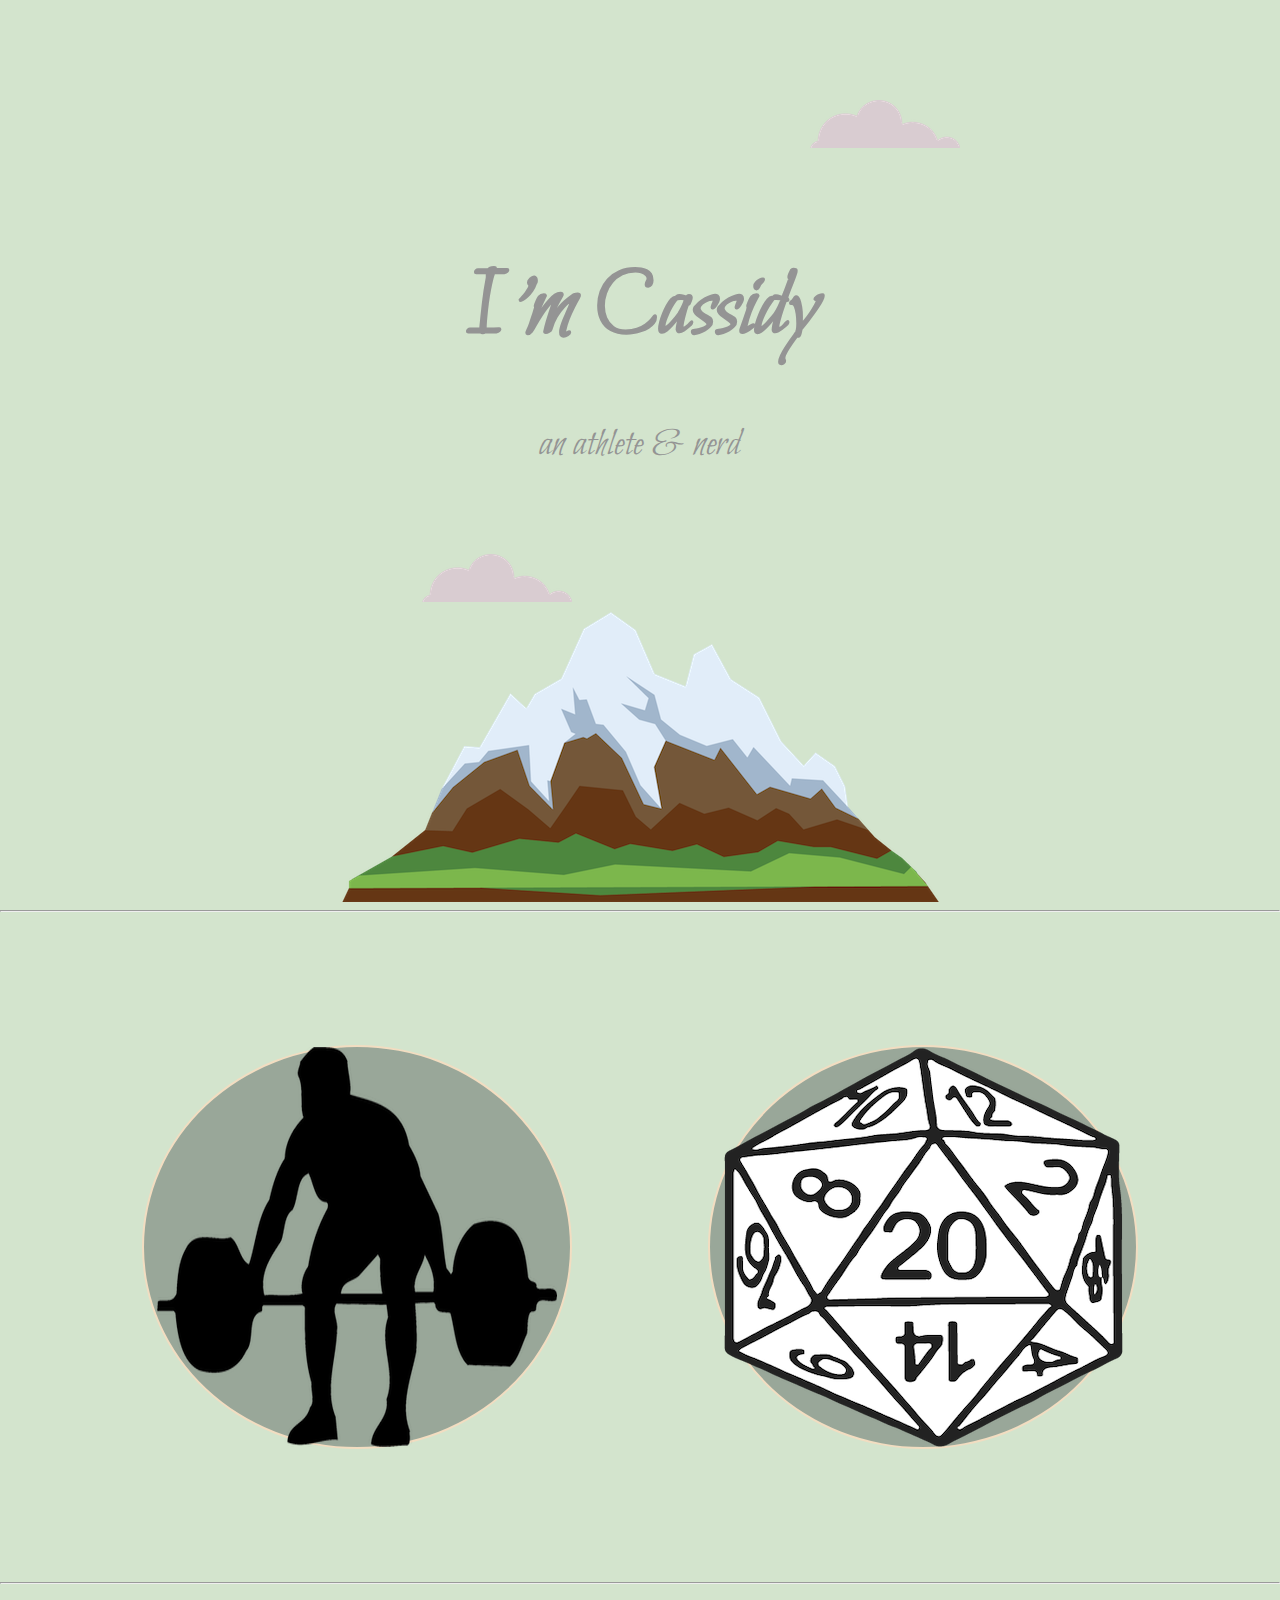
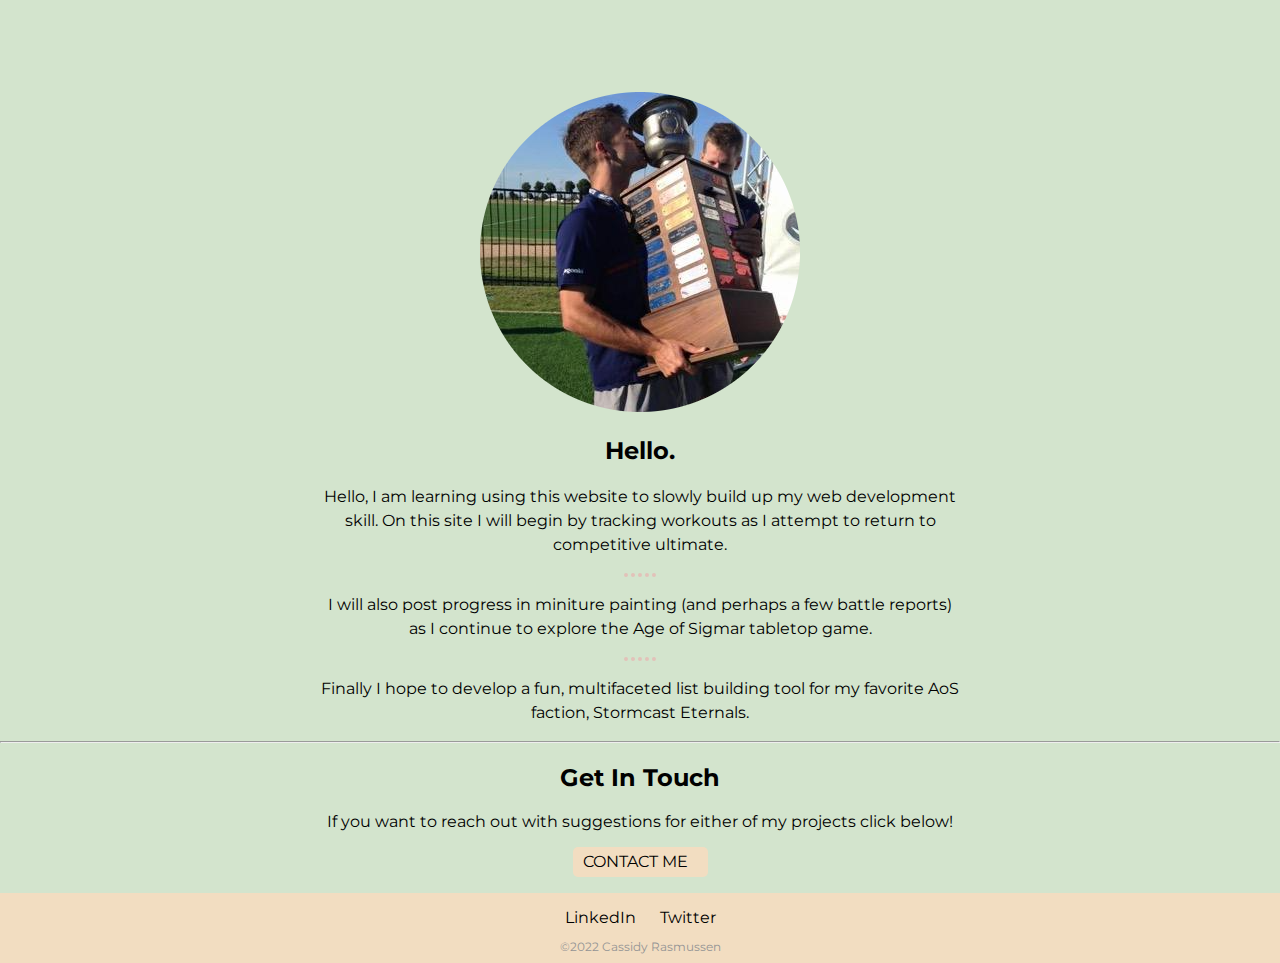
<file: index.html>
<!DOCTYPE html>
<html lang="en" dir="ltr">
  <head>
    <meta charset="utf-8">
    <title>Cassidy Rasmussen</title>
    <link rel="stylesheet" href="css/styles.css">
    <link rel="preconnect" href="https://fonts.googleapis.com">
  <link rel="preconnect" href="https://fonts.gstatic.com" crossorigin>
  <link href="https://fonts.googleapis.com/css2?family=Bilbo&family=Montserrat&display=swap" rel="stylesheet">
    <link rel="icon" href="favicon.ico">
  </head>
  <body>
    <div class="top-container">
      <img class="cloud" src="images/cloud.png" alt="cloud_img">
      <h1 class="header">I'm Cassidy</h1>
      <h1 class="subheader">an athlete & nerd</h1>
      <img class="cloud2"src="images/cloud.png" alt="cloud_img">
      <img class="mountain" src="images/mountain.png" alt="mountain_img">
    </div>
    <hr>
    <div class="mid-container">
      <div class="section_left">
        <img class="section_icon" src="images/weightlifter.png" alt="weightlifter_img">
      </div>
      <div class="section_right">
        <img class="section_icon" src="images/d20.png" alt="d20_img">
      </div>
    </div>
    <hr>
    <div class="mid-container2">
      <div class="profile">
        <img src="images/profile.png" alt="profile_img">
        <h2>Hello.</h2>
        <p class="greeting-text">
          Hello, I am learning using this website to slowly build up my web development skill. On this site I will begin by tracking workouts as I attempt to return to competitive ultimate.
        </p>
        <hr class="dots">
       <p class="greeting-text">
        I will also post progress in miniture painting (and perhaps a few battle reports) as I continue to explore the Age of Sigmar tabletop game.
        </p>
        <hr class="dots">
       <p class="greeting-text">
         Finally I hope to develop a fun, multifaceted list building tool for my favorite AoS faction, Stormcast Eternals.
        </p>
      </div>
      <hr>
      <div class="contact-me">
        <h2>Get In Touch</h2>
        <p>If you want to reach out with suggestions for either of my projects click below! </p>
        <p><a class="btn" href="mailto:casras@gmail.com">CONTACT ME</a></p>
      </div>
    </div>


    <div class="bottom-container">
      <a class="footer-link" href="https://www.linkedin.com/in/cassidy-rasmussen-471b8047/">LinkedIn</a>
      <a class="footer-link" href="https://twitter.com/Casras9">Twitter</a>
      <p class="copywrite">©2022 Cassidy Rasmussen</p>
    </div>
  </body>
</html>
</file>
<file: css/styles.css>
/***************************** TAG SELECTORS ********************************/
body {
  margin: 0;
  background-color: #D3E4CD;
  text-align: center;
  font-family: 'Montserrat', sans-serif;
}
h1 {
  font-family: 'Bilbo', cursive;
}

h2 {
  font-family: 'Montserrat', sans-serif;
}

p{
  font-family: 'Montserrat', sans-serif;
}

/***************************** CLASS SELECTORS ********************************/
.header{
  font-size: 6rem;
  margin: 50px auto;
  color: #949494;
}

.subheader{
  font-size: 2.5rem;
  font-weight: lighter;
  margin: 0 auto;
  color: #949494;
}

.cloud{
  position: absolute;
  top: 50px;
  right: 25%;
  padding-top: 50px;
}

.cloud2{
  position: absolute;
  left: 33%;
  bottom: 300px;
}

.mountain{
  margin-bottom: -4px;
  padding-top: 75px;
}

.top-container{
  background-color: #D3E4CD;
  position: relative;
  margin: 0;
  border: 0;
  padding-top: 200px;
}

.mid-container{
  background-color: #D3E4CD;
  width: 100%;
  height: 404px;
  margin: 0;
  border: 0;
  padding: 125px 0;
}

.section_left{
  background-color: #99A799;
  width: 33.3%;
  display: inline-flex;
  margin: 0;
  justify-content: center;
  border: 2px solid #F2DDC1;
  position: absolute;
  left: 11.1%;
  border-radius: 50%;
}

.section_left:hover{
  background-color: #F2DDC1;
  width: 33.3%;
  display: inline-flex;
  margin: 0;
  justify-content: center;
  border-right: 1px solid #F2DDC1;
  position: absolute;
  left: 11.1%;
}

.section_right{
  background-color: #99A799;
  width: 33.3%;
  display: inline-flex;
  margin: 0;
  justify-content: center;
  border: 2px solid #F2DDC1;
  position: absolute;
  right: 11.1%;
  border-radius: 50%;
}
.section_right:hover{
  background-color: #F2DDC1;
  width: 33.3%;
  display: inline-flex;
  margin: 0;
  justify-content: center;
  position: absolute;
  right: 11.1%;
}

.section_icon {
  max-width:100%;
  max-height:100%;
  opacity: 1;
}
.mid-container2{
  background-color: #D3E4CD;
  width: 100%;
  margin: 0;
  border: 0;
  padding-top: 100px;
}

.dots{
    border-color: #E2C2B9;
    border-style: dotted none none;
    border-width: 4px;
    width: 5%;
}

.greeting-text{
  line-height: 1.5;
}

.bottom-container{
  background-color: #F2DDC1;
  width: 100%;
  height: 55px;
  margin: 0;
  border: 0;
  padding: 15px 0 0 0;
}
.profile{
  width: 50%;
  margin: auto;
}

.btn{
  display: block;
  width: 115px;
  height: 10px;
  background: #F2DDC1;
  padding: 10px;
  text-align: center;
  border-radius: 5px;
  color: black;
  line-height: 10px;
  display: inline-flex;
  text-decoration: none;
}
.btn:hover{
  display: block;
  width: 115px;
  height: 1Opx;
  background: #E2C2B9;
  padding: 10px;
  text-align: center;
  border-radius: 5px;
  color: #949494;
  line-height: 10px;
  display: inline-flex;
}

.footer-link{
  padding: 10px;
  color: black;
  margin: 0;
  border: 0;
  text-decoration: none;
}

.footer-link:hover{
  padding: 10px;
  color: #949494;
  margin: 0;
  border: 0;
}

.nav-link{
  font-family: Bilbo;
  font-size: 1.56rem;
  margin: 2.5px 0;
}

.copywrite{
  color: #949494;
  font-size: .75rem;
}
</file>
